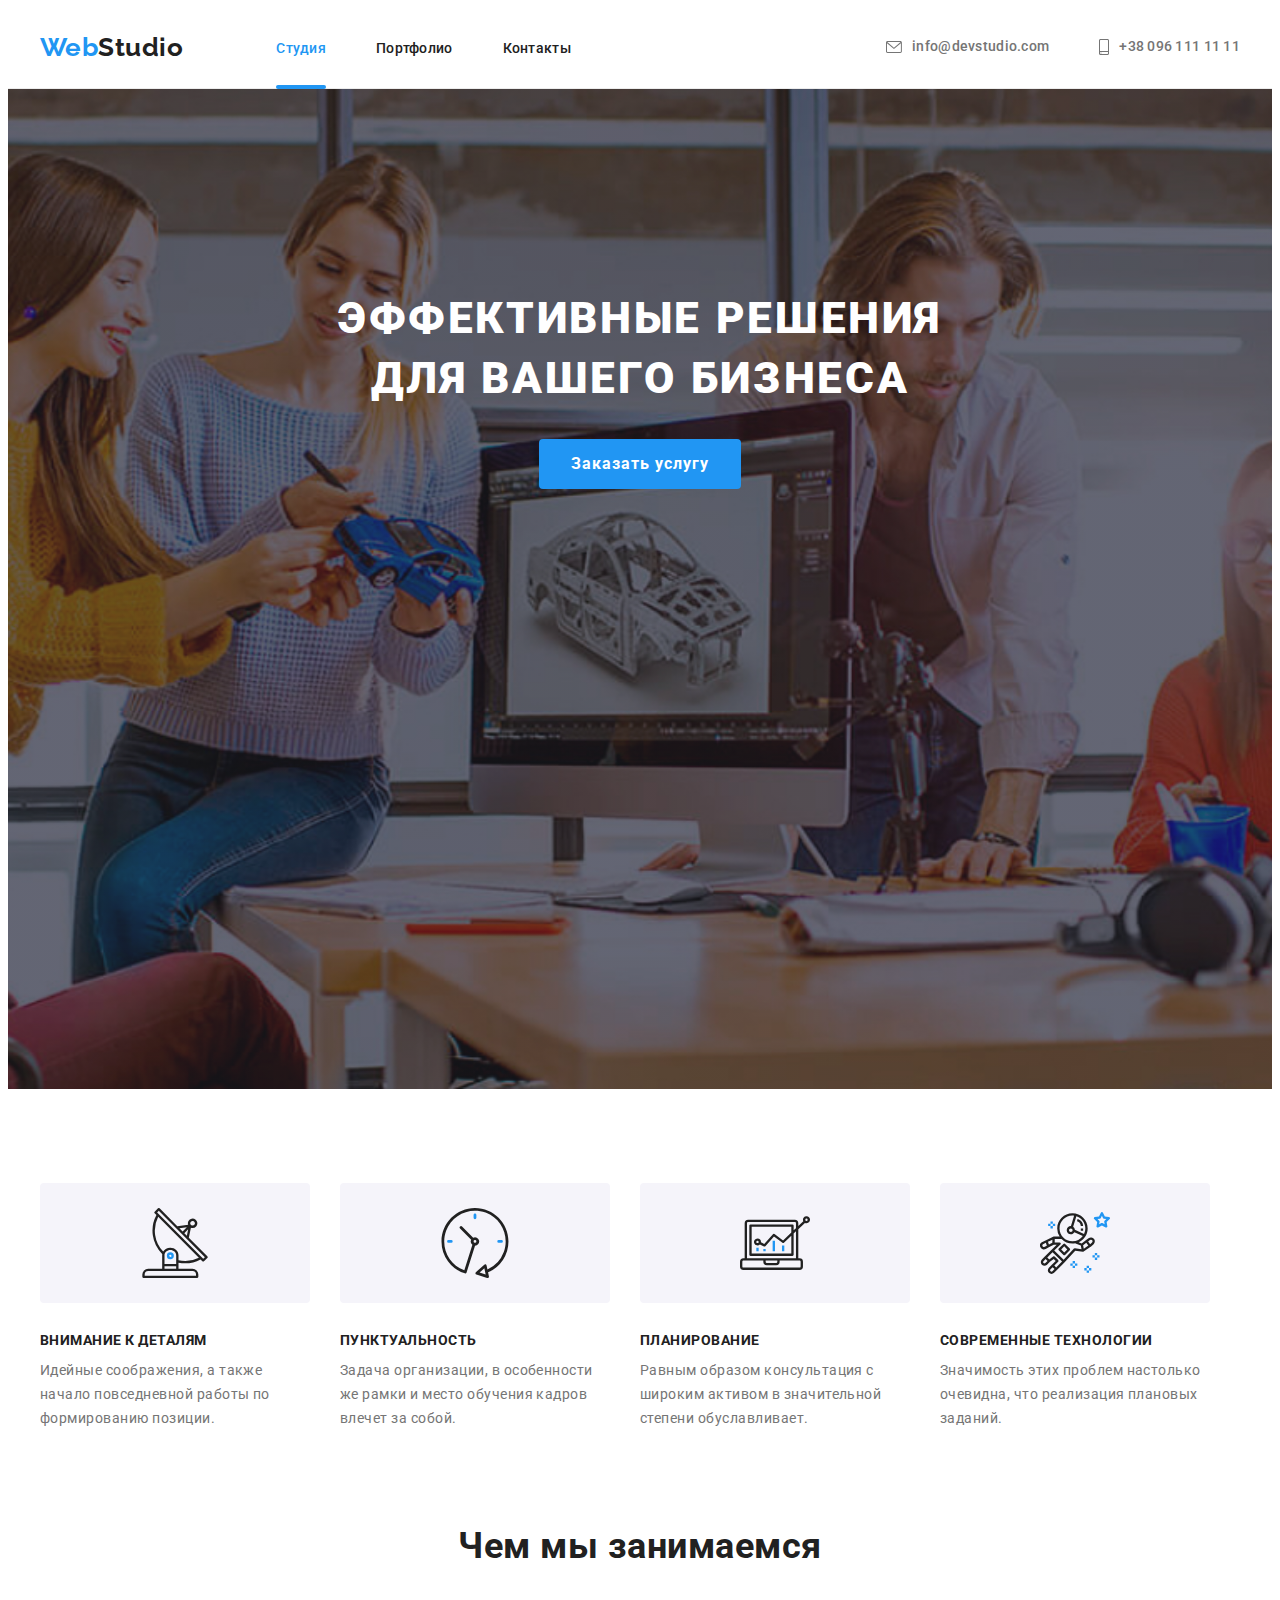
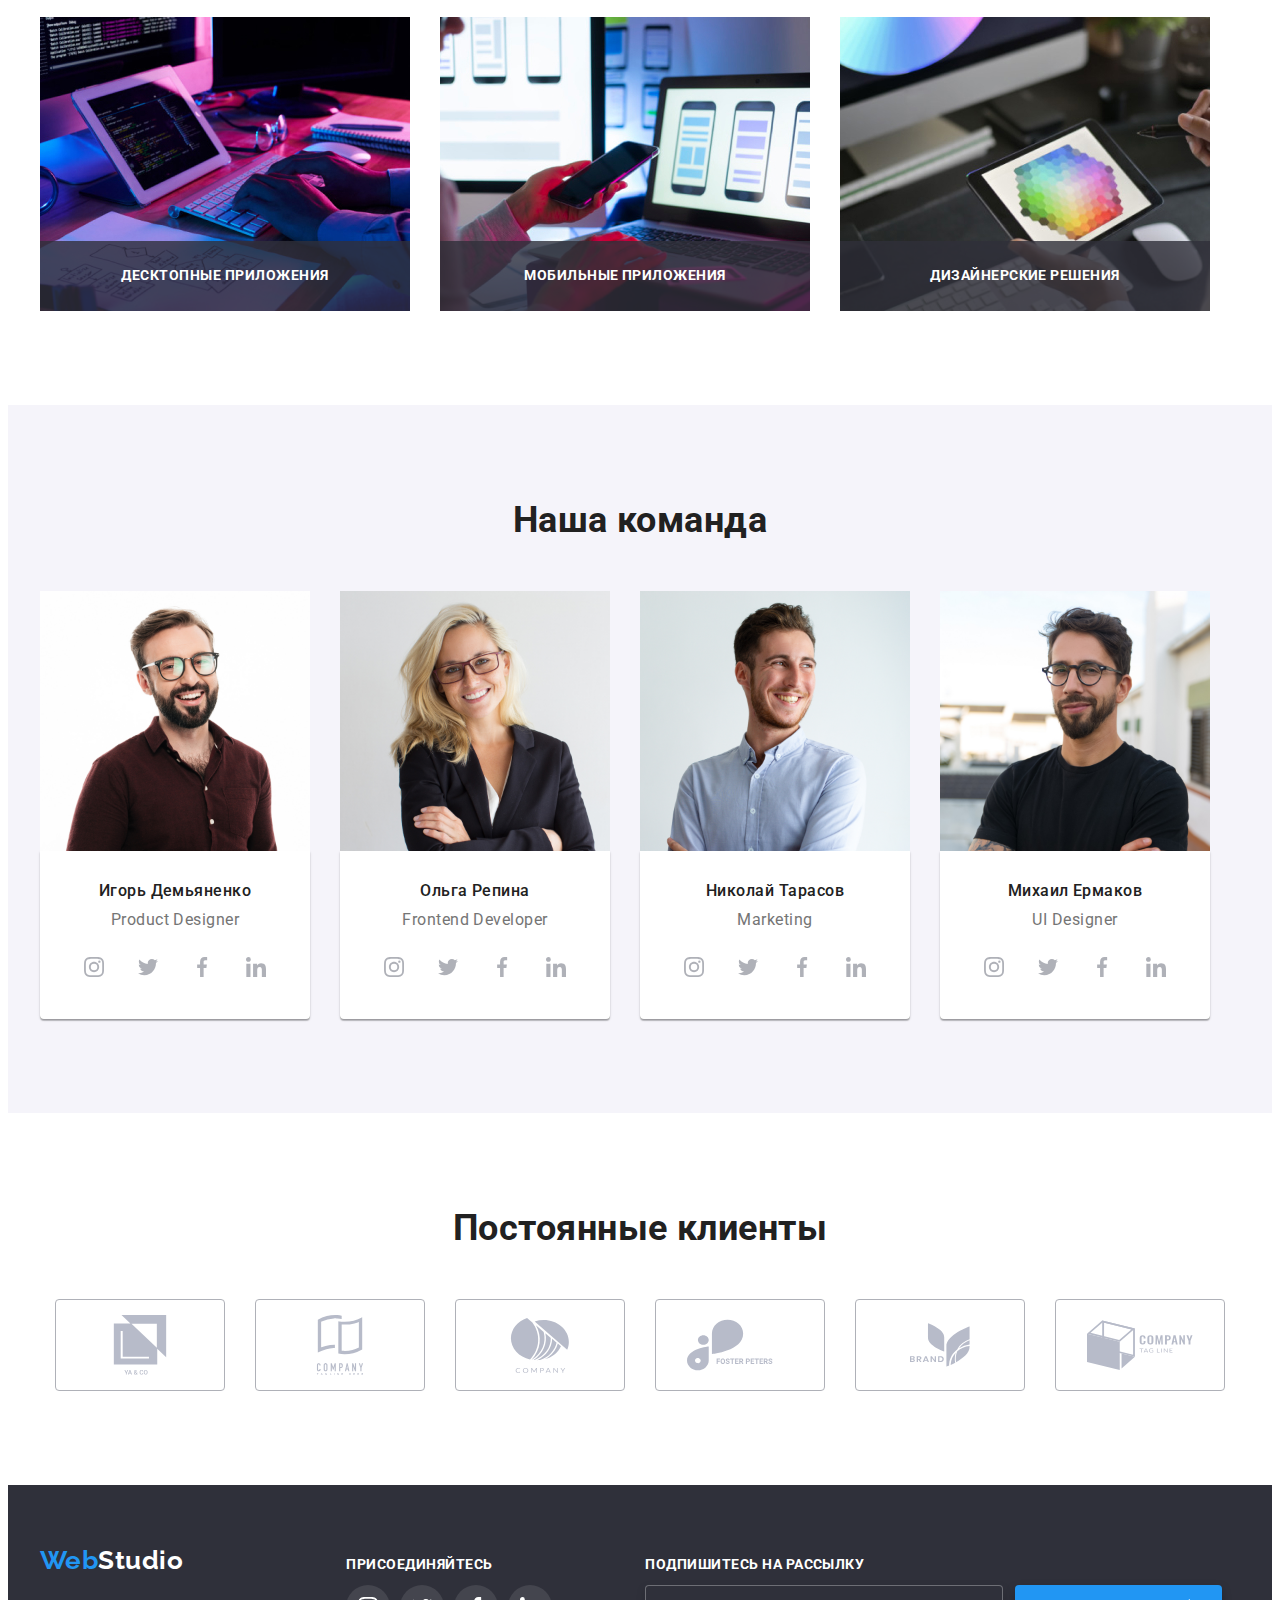
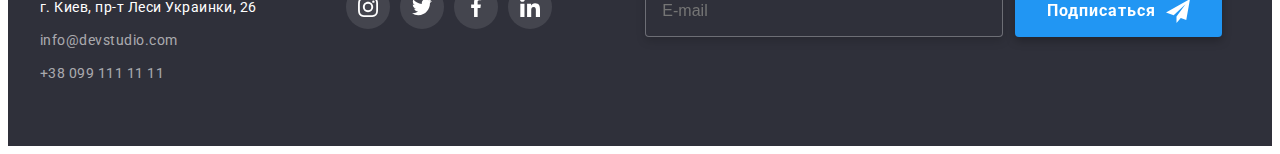
<file: index.html>
<!DOCTYPE html>
<html lang="ru">

<head>
    <meta charset="UTF-8">
    <meta http-equiv="X-UA-Compatible" content="IE=edge">
    <meta name="viewport" content="width=device-width, initial-scale=1.0">
    <title>WebStudio</title>
    <link rel="preconnect" href="https://fonts.googleapis.com">
    <link rel="preconnect" href="https://fonts.gstatic.com" crossorigin>
    <link
        href="https://fonts.googleapis.com/css2?family=Raleway:wght@700&family=Roboto:wght@400;500;700;900&display=swap"
        rel="stylesheet">
    <link rel="stylesheet" href="https://cdnjs.cloudflare.com/ajax/libs/modern-normalize/1.1.0/modern-normalize.min.css"
        integrity="sha512-wpPYUAdjBVSE4KJnH1VR1HeZfpl1ub8YT/NKx4PuQ5NmX2tKuGu6U/JRp5y+Y8XG2tV+wKQpNHVUX03MfMFn9Q=="
        crossorigin="anonymous" referrerpolicy="no-referrer" />
    <link rel="stylesheet" href="./css/main.min.css">
</head>

<body>
    <!-- Шапка сайта -->
    <header class="header">
        <div class="container header__container">
            <nav class="site-nav">
                <a href="./index.html" class="logo">Web<span class="logo__color">Studio</span></a>
                <ul class="site-nav__list">
                    <li class="site-nav__item"> <a href="./index.html" class="site-nav__link current">Студия</a></li>
                    <li class="site-nav__item"><a href="./portfolio.html" class="site-nav__link link">Портфолио</a></li>
                    <li class="site-nav__item"><a href="./contacts.html" class="site-nav__link link">Контакты</a></li>
                </ul>
            </nav>
            <div class="header__contacts">
                <ul class="contacts">
                    <li class="contacts__item"><a href="mailto:info@devstudio.com" class="contacts__link link"><svg
                                class="header__icon" width="16" height="12">
                                <use href="./image/icons-logo.svg#icon-envelope-hover-1"></use>
                            </svg>info@devstudio.com</a></li>
                    <li class="contacts__item"><a href="tel:+380961111111" class="contacts__link link"> <svg
                                class="header__icon" width="10" height="16">
                                <use href="./image/icons-logo.svg#icon-smartphone-1"></use>
                            </svg>+38 096 111 11 11</a></li>
                </ul>
            </div>
        </div>
    </header>
    <main>
        <!-- Герой -->
        <section class="hero">
            <div class="container">
                <h1 class="hero__title">ЭФФЕКТИВНЫЕ РЕШЕНИЯ <br> ДЛЯ ВАШЕГО БИЗНЕСА</h1>

                <button class="hero__button primary-button" data-modal-open>Заказать услугу</button>

            </div>

        </section>
        <!-- Преимущества -->
        <section class="benefits">
            <div class="container">
                <h2 class="visually-hidden">НАШИ ПРЕИМУЩЕСТВА</h2>
                <ul class="benefits__list">
                    <li class="benefits__item">
                        <div class="icon__container"> <svg class="benefits__icon" width="70" height="70">
                                <use href="./image/icons.svg#icon-antenna"></use>
                            </svg></div>
                        <h3 class="benefits__title">ВНИМАНИЕ К ДЕТАЛЯМ</h3>
                        <p class="benefits__text">Идейные соображения, а также начало повседневной работы по формированию
                            позиции.</p>
                    </li>
                    <li class="benefits__item">
                        <div class="icon__container"> <svg class="benefits__icon" width="70" height="70">
                                <use href="./image/icons.svg#icon-clock"></use>
                            </svg></div>
                        <h3 class="benefits__title">ПУНКТУАЛЬНОСТЬ</h3>
                        <p class="benefits__text">Задача организации, в особенности же рамки и место обучения кадров
                            влечет за собой.</p>
                    </li>
                    <li class="benefits__item">
                        <div class="icon__container"> <svg class="benefits__icon" width="70" height="70">
                                <use href="./image/icons.svg#icon-diagram"></use>
                            </svg></div>
                        <h3 class="benefits__title">ПЛАНИРОВАНИЕ</h3>
                        <p class="benefits__text">Равным образом консультация с широким активом в значительной степени
                            обуславливает.</p>
                    </li>
                    <li class="benefits__item">
                        <div class="icon__container"> <svg class="benefits__icon" width="70" height="70">
                                <use href="./image/icons.svg#icon-astronaut"></use>
                            </svg></div>
                        <h3 class="benefits__title">СОВРЕМЕННЫЕ ТЕХНОЛОГИИ</h3>
                        <p class="benefits__text">Значимость этих проблем настолько очевидна, что реализация плановых
                            заданий.</p>
                    </li>
                </ul>
            </div>
        </section>

        <!-- Чем мы занимаемся -->
        <section class="work">
            <div class="container">
                <h2 class="work__title">Чем мы занимаемся</h2>
                <ul class="work__list">
                    <li class="work__item">
                        <div class="work__wrap">
                            <img src="./image/box1.jpg" alt="Верстка сайта" width="370" height="294">
                            <p class="work__text">ДЕСКТОПНЫЕ ПРИЛОЖЕНИЯ</p>
                        </div>
                    </li>
                    <li class="work__item">
                        <div class="work__wrap">
                            <img src="./image/box2.jpg" alt="Адаптивность устройств" width="370" height="294">
                            <p class="work__text">МОБИЛЬНЫЕ ПРИЛОЖЕНИЯ</p>
                        </div>
                    </li>
                    <li class="work__item">
                        <div class="work__wrap">
                            <img src="./image/box3.jpg" alt="Выбор цвета" width="370" height="294">
                            <p class="work__text">ДИЗАЙНЕРСКИЕ РЕШЕНИЯ</p>
                        </div>
                    </li>
                </ul>
            </div>
        </section>
        <!-- Наша команда -->
        <section class="team">
            <div class="container">
                <h2 class="team__title">Наша команда</h2>
                <ul class="team__list">
                    <li class="team__item">
                        <img src="./image/ИгорьДемьяненко.jpg" alt="Фото Сотрудника" width="270" Height="260"
                            class="team__foto">
                        <div class="team__container">
                            <h3 class="team__name">Игорь Демьяненко</h3>
                            <p lang="eng" class="team__proffesion">Product Designer</p>

                            <ul class="social list">
                                <li class="social__item">
                                    <a href="" class="social__link">
                                        <svg class="social__icon" width="20" height="20">
                                            <use href="./image/icons.svg#icon-instagram"></use>
                                        </svg>
                                    </a>
                                </li>
                                <li class="social__item">
                                    <a href="" class="social__link"><svg class="social__icon" width="20"
                                            height="20">
                                            <use href="./image/icons.svg#icon-twitter"></use>
                                        </svg></a>
                                </li>
                                <li class="social__item">
                                    <a href="" class="social__link"><svg class="social__icon" width="20"
                                            height="20">
                                            <use href="./image/icons.svg#icon-facebook"></use>
                                        </svg></a>
                                </li>
                                <li class="social__item">
                                    <a href="" class="social__link"><svg class="social__icon" width="20"
                                            height="20">
                                            <use href="./image/icons.svg#icon-linkedin"></use>
                                        </svg></a>
                                </li>
                            </ul>
                        </div>
                    </li>
                    <li class="team__item">
                        <img src="./image/ОльгаРепина.jpg" alt="Фото Сотрудника" width="270" Height="260"
                            class="team__foto">
                        <div class="team__container">
                            <h3 class="team__name">Ольга Репина</h3>
                            <p lang="eng" class="team__proffesion">Frontend Developer</p>
                            <ul class="social list">
                                <li class="social__item">
                                    <a href="" class="social__link">
                                        <svg class="social__icon" width="20" height="20">
                                            <use href="./image/icons.svg#icon-instagram"></use>
                                        </svg>
                                    </a>
                                </li>
                                <li class="social__item">
                                    <a href="" class="social__link"><svg class="social__icon" width="20"
                                            height="20">
                                            <use href="./image/icons.svg#icon-twitter"></use>
                                        </svg></a>
                                </li>
                                <li class="social__item">
                                    <a href="" class="social__link"><svg class="social__icon" width="20"
                                            height="20">
                                            <use href="./image/icons.svg#icon-facebook"></use>
                                        </svg></a>
                                </li>
                                <li class="social__item">
                                    <a href="" class="social__link"><svg class="social__icon" width="20"
                                            height="20">
                                            <use href="./image/icons.svg#icon-linkedin"></use>
                                        </svg></a>
                                </li>
                            </ul>
                        </div>
                    </li>
                    <li class="team__item">
                        <img src="./image/НиколайТарасов.jpg" alt="Фото Сотрудника" width="270" Height="260"
                            class="team__foto">
                        <div class="team__container">
                            <h3 class="team__name">Николай Тарасов</h3>
                            <p lang="eng" class="team__proffesion">Marketing</p>
                            <ul class="social list">
                                <li class="social__item">
                                    <a href="" class="social__link">
                                        <svg class="social__icon" width="20" height="20">
                                            <use href="./image/icons.svg#icon-instagram"></use>
                                        </svg>
                                    </a>
                                </li>
                                <li class="social__item">
                                    <a href="" class="social__link"><svg class="social__icon" width="20"
                                            height="20">
                                            <use href="./image/icons.svg#icon-twitter"></use>
                                        </svg></a>
                                </li>
                                <li class="social__item">
                                    <a href="" class="social__link"><svg class="social__icon" width="20"
                                            height="20">
                                            <use href="./image/icons.svg#icon-facebook"></use>
                                        </svg></a>
                                </li>
                                <li class="social__item">
                                    <a href="" class="social__link"><svg class="social__icon" width="20"
                                            height="20">
                                            <use href="./image/icons.svg#icon-linkedin"></use>
                                        </svg></a>
                                </li>
                            </ul>
                        </div>
                    </li>
                    <li class="team__item">
                        <img src="./image/МихаилЕрмаков.jpg" alt="Фото Сотрудника" width="270" Height="260"
                            class="team__foto">
                        <div class="team__container">
                            <h3 class="team__name">Михаил Ермаков</h3>
                            <p lang="eng" class="team__proffesion">UI Designer</p>
                            <ul class="social list">
                                <li class="social__item">
                                    <a href="" class="social__link">
                                        <svg class="social__icon" width="20" height="20">
                                            <use href="./image/icons.svg#icon-instagram"></use>
                                        </svg>
                                    </a>
                                </li>
                                <li class="social__item">
                                    <a href="" class="social__link"><svg class="social__icon" width="20"
                                            height="20">
                                            <use href="./image/icons.svg#icon-twitter"></use>
                                        </svg></a>
                                </li>
                                <li class="social__item">
                                    <a href="" class="social__link"><svg class="social__icon" width="20"
                                            height="20">
                                            <use href="./image/icons.svg#icon-facebook"></use>
                                        </svg></a>
                                </li>
                                <li class="social__item">
                                    <a href="" class="social__link"><svg class="social__icon" width="20"
                                            height="20">
                                            <use href="./image/icons.svg#icon-linkedin"></use>
                                        </svg></a>
                                </li>
                            </ul>
                        </div>
                    </li>

                </ul>
            </div>

        </section>
        <!-- Наши клиенты -->
        <section class="clients">
            <div class="container">
                <h2 class="clients__title">Постоянные клиенты</h2>
                <ul class="clients__list">
                    <li class="clients__item">
                        <a href="" class="clients__link"><svg class="clients__icon" width="106" height="60">
                                <use href="./image/icons.svg#icon-group"></use>
                            </svg></a>
                    </li>
                    <li class="clients__item">
                        <a href="" class="clients__link"><svg class="clients__icon" width="106" height="60">
                                <use href="./image/icons.svg#icon-group-1"></use>
                            </svg></a>
                    </li>
                    <li class="clients__item">
                        <a href="" class="clients__link"><svg class="clients__icon" width="106" height="60">
                                <use href="./image/icons.svg#icon-group-2"></use>
                            </svg></a>
                    </li>
                    <li class="clients__item">
                        <a href="" class="clients__link"><svg class="clients__icon" width="106" height="60">
                                <use href="./image/icons-logo.svg#icon-group-3"></use>
                            </svg></a>
                    </li>
                    <li class="clients__item">
                        <a href="" class="clients__link"><svg class="clients__icon" width="106" height="60">
                                <use href="./image/icons.svg#icon-group-4"></use>
                            </svg></a>
                    </li>
                    <li class="clients__item">
                        <a href="" class="clients__link"><svg class="clients__icon" width="106" height="60">
                                <use href="./image/icons-logo.svg#icon-group-5"></use>
                            </svg></a>
                    </li>
                </ul>
            </div>

        </section>

    </main>
    <!-- Футер -->
    <footer class="footer">
        <div class="container footer__container">

            <div>
                <address class="footer__adress">
                    <ul class="footer__list">
                        <li class="logo__item"><a href="./index.html" class="logo">Web<span
                                    class="logo__footer">Studio</span></a></li>
                        <li class="footer__item">
                            <p class="adress"> г. Киев, пр-т Леси Украинки, 26 </p>
                        </li>
                        <li class="footer__item"><a href="mailto:info@devstudio.com"
                                class="footer__link link">info@devstudio.com</a></li>
                        <li class="footer__item"><a href="tel:+380961111111" class="footer__link link">+38 099 111 11
                                11</a></li>

                    </ul>
                </address>
            </div>
            <div class="join__container">
                <h3 class="join__title">ПРИСОЕДИНЯЙТЕСЬ</h3>
                <ul class="join__list">

                    <li class="join__item">
                        <a href="" class="join__link">
                            <svg class="join__icon" width="20" height="20">
                                <use href="./image/icons.svg#icon-instagram"></use>
                            </svg>
                        </a>
                    </li>
                    <li class="join__item">
                        <a href="" class="join__link">
                            <svg class="join__icon" width="20" height="20">
                                <use href="./image/icons.svg#icon-twitter"></use>
                            </svg>
                        </a>
                    </li>
                    <li class="join__item">
                        <a href="" class="join__link">
                            <svg class="join__icon" width="20" height="20">
                                <use href="./image/icons.svg#icon-facebook"></use>
                            </svg>
                        </a>
                    </li>
                    <li class="join__item">
                        <a href="" class="join__link">
                            <svg class="join__icon" width="20" height="20">
                                <use href="./image/icons.svg#icon-linkedin"></use>
                            </svg>
                        </a>
                    </li>
                </ul>
            </div>

            <div class="subscribe__container">
                <p class="subscribe__title">ПОДПИШИТЕСЬ НА РАССЫЛКУ</p>

                <form class="subscribe__mailing">
                    <input type="email" class="subscribe__input" name="mail" id="mail" placeholder="E-mail" required />


                    <button type="submit" class="subscribe__button primary-button">Подписаться
                        <svg class="send__icon" width="24" height="24">
                            <use href="./image/icons-logo.svg#icon-send"></use>
                        </svg>
                    </button>
                </form>
            </div>
    </footer>

    
    <div class="backdrop is-hidden" data-modal>
        <div class="modal">
            <button type="button" class="modal__close" data-modal-close>
                <svg class="close-icon" width="18" height="18">
                    <use href="./image/icons-logo.svg#icon-close"></use>
                </svg>
            </button>

            <p class="modal__title">Оставьте свои данные, мы вам перезвоним</p>
            <form action="#" class="modal__form">
                <form action="#" class="modal__form">

                    <div class="form__field">
                        <label for="user-name" class="form__text">Имя</label>
                        <div class="form__wrap">
                            <input type="name" minlength="2" name="user-name" class="form__input" placeholder=" "
                                required="required" id="user-name" />
                            <svg class="form__icon" width="18" height="18">
                                <use href="./image/icons-logo.svg#icon-person-black"></use>
                            </svg>
                        </div>
                    </div>

                    <div class="form__field">
                        <label for="user-tel" class="form__text">
                            Телефон</label>
                        <div class="form__wrap">
                            <input type="tel" name="user-tel" id="user-tel" class="form__input" required
                                placeholder=" " />
                            <svg class="form__icon" width="18" height="18">
                                <use href="./image/icons-logo.svg#icon-phone-black"></use>
                            </svg>
                        </div>
                    </div>

                    <div class="form__field">
                        <label for="user-email" class="form__text">
                            Почта</label>
                        <div class="form__wrap">
                            <input type="mail" name="user-email" class="form__input" required placeholder=""
                                id="user-email" />
                            <svg class="form__icon" width="18" height="18">
                                <use href="./image/icons-logo.svg#icon-email-black"></use>
                            </svg>
                        </div>
                    </div>

                    <div class="form__field form__comment">
                        <label for="user-text" class="comment__input">
                            Комментарий</label>
                        <textarea name="user-text" id="user-text" class="comment__text" required
                            placeholder="Введите текст" maxlength="10"></textarea>
                    </div>

                    <div class="form__field form__policy">
                        <input type="checkbox" name="policy" id="modal-check" class="policy__check visually-hidden" />
                        <label for="modal-check" class="policy__label">
                            <span class="policy__border"><svg class="policy__icon" width="18" height="18">
                                    <use href="./image/icons-logo.svg#icon-check"></use>
                                </svg>
                            </span>
                            <div class="policy__field">
                                <span class="policy__text"> Соглашаюсь с рассылкой и принимаю <a href="#"
                                        class="policy__link link">Условия договора</a></span>
                            </div>
                        </label>
                    </div>

                    <button type="submit" class="modal__button primary-button">
                        Отправить
                    </button>

                </form>
        </div>
    </div>
    <script src="./js/modal.js"></script>
</body>

</html>
</file>
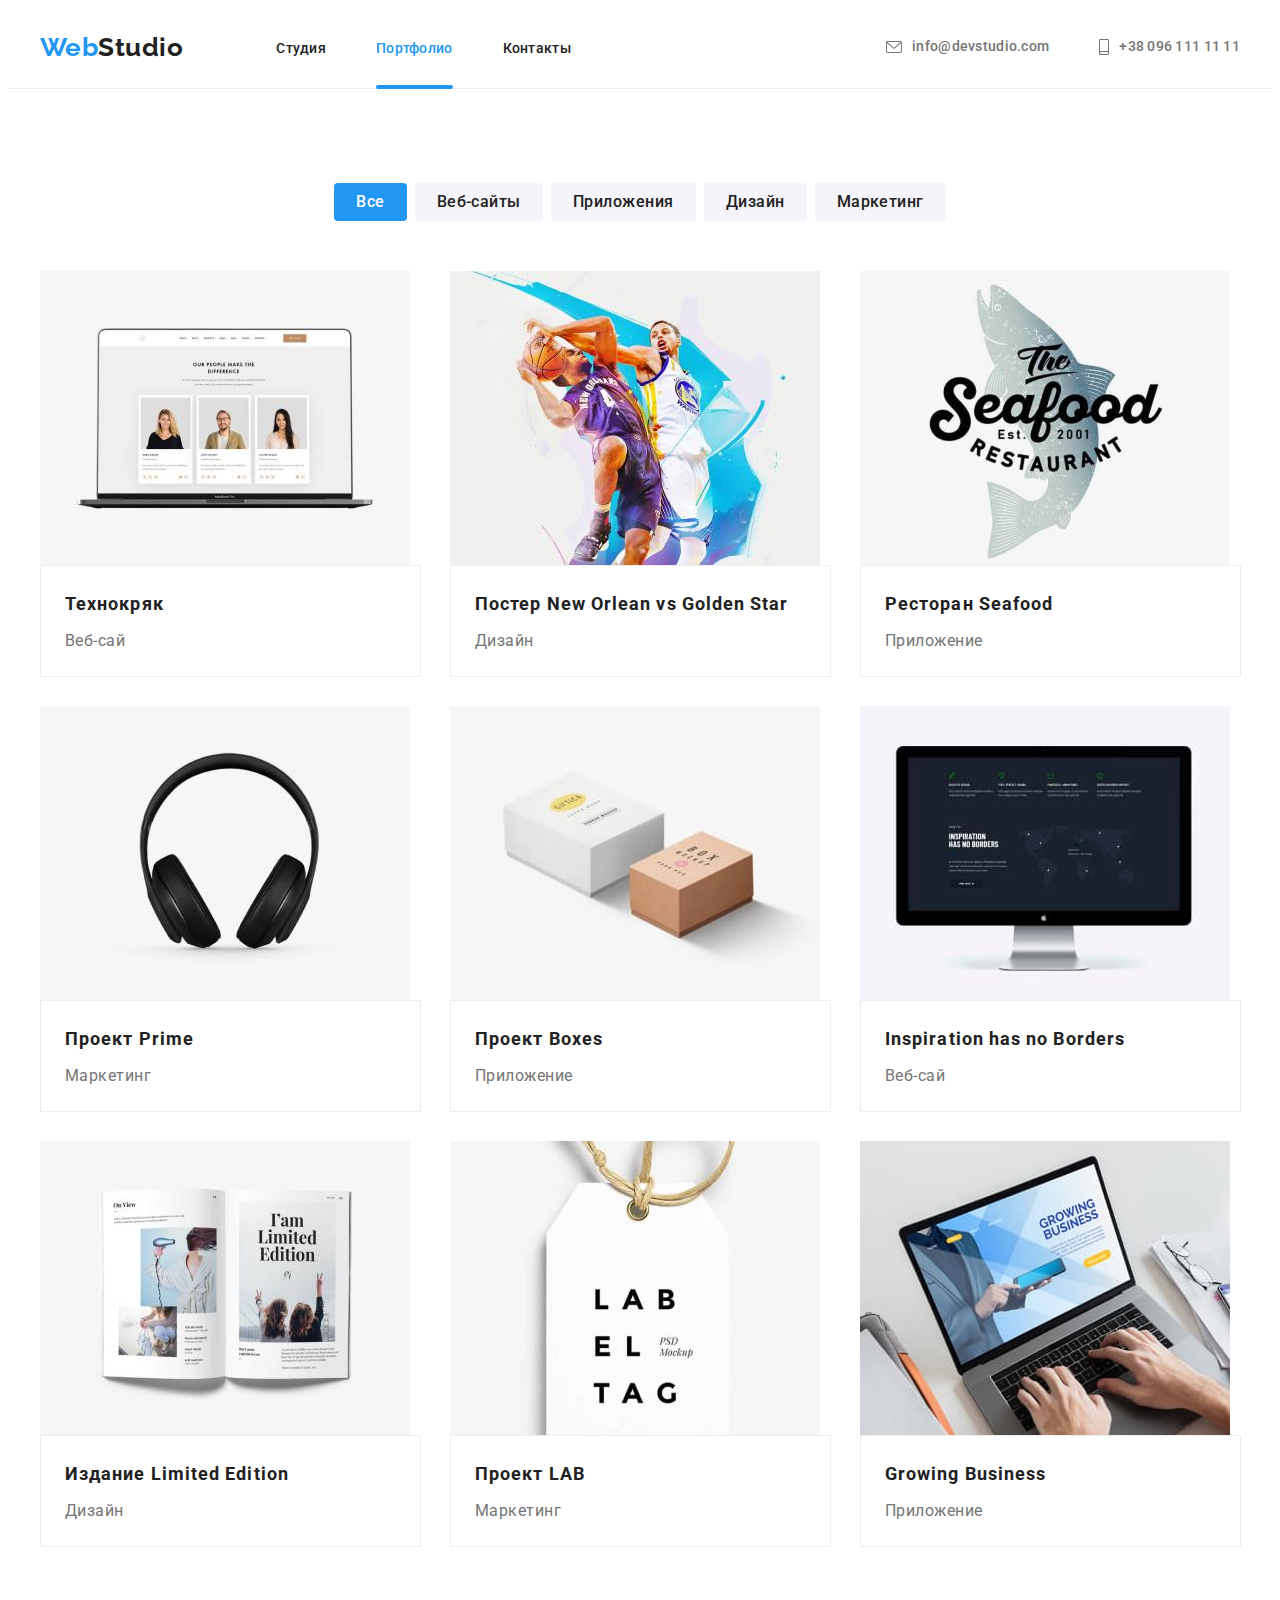
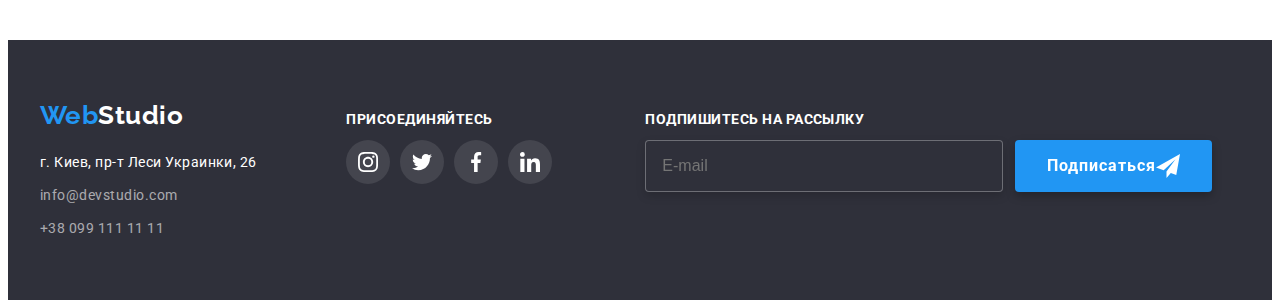
<file: portfolio.html>
<!DOCTYPE html>
<html lang="ru">

<head>
    <meta charset="UTF-8">
    <meta http-equiv="X-UA-Compatible" content="IE=edge">
    <meta name="viewport" content="width=device-width, initial-scale=1.0">
    <title>Portfolio</title>
    <link rel="preconnect" href="https://fonts.googleapis.com">
    <link rel="preconnect" href="https://fonts.gstatic.com" crossorigin>
    <link
        href="https://fonts.googleapis.com/css2?family=Raleway:wght@700&family=Roboto:wght@400;500;700;900&display=swap"
        rel="stylesheet">
    <link rel="stylesheet" href="https://cdnjs.cloudflare.com/ajax/libs/modern-normalize/1.1.0/modern-normalize.min.css"
        integrity="sha512-wpPYUAdjBVSE4KJnH1VR1HeZfpl1ub8YT/NKx4PuQ5NmX2tKuGu6U/JRp5y+Y8XG2tV+wKQpNHVUX03MfMFn9Q=="
        crossorigin="anonymous" referrerpolicy="no-referrer" />
    <link rel="stylesheet" href="./css/main.min.css">
</head>

<body>
    <!-- Шапка сайта -->
    <header class="header">
        <div class="container header__container">
            <nav class="site-nav">
                <a href="./index.html" class="logo">Web<span class="logo__color">Studio</span></a>
                <ul class="site-nav__list">
                    <li class="site-nav__item"> <a href="./index.html" class="site-nav__link link">Студия</a></li>
                    <li class="site-nav__item"><a href="./portfolio.html" class="site-nav__link current">Портфолио</a></li>
                    <li class="site-nav__item"><a href="./contacts.html" class="site-nav__link link">Контакты</a></li>
                </ul>
            </nav>
            <div class="header__contacts">
                <ul class="contacts">
                    <li class="contacts__item"><a href="mailto:info@devstudio.com" class="contacts__link link"><svg
                                class="header__icon" width="16" height="12">
                                <use href="./image/icons-logo.svg#icon-envelope-hover-1"></use>
                            </svg>info@devstudio.com</a></li>
                    <li class="contacts__item"><a href="tel:+380961111111" class="contacts__link link"> <svg
                                class="header__icon" width="10" height="16">
                                <use href="./image/icons-logo.svg#icon-smartphone-1"></use>
                            </svg>+38 096 111 11 11</a></li>
                </ul>
            </div>
        </div>
    </header>


    <main>
        <!-- Портфолио -->
        <section class="portfolio">
            <div class="container">

                <ul class="buttons__list list">
                    <li class="buttons__item"> <button type="button" class="portfolio__buttons buttons__current"> Все </button> </li>
                    <li class="buttons__item"><button type="button" class="portfolio__buttons">Веб-сайты </button></li>
                    <li class="buttons__item"><button type="button" class="portfolio__buttons"> Приложения</button></li>
                    <li class="buttons__item"><button type="button" class="portfolio__buttons"> Дизайн</button></li>
                    <li class="buttons__item"><button type="button" class="portfolio__buttons">Маркетинг </button></li>
                </ul>


                <ul class="project list">
                    <h1 class="visually-hidden">Наши работы</h1>
                    <li class="project__item">
                        <div class="project__wrap">
                            <img src="./image/portfolio-img1.jpg" alt="фото проекта" width="370" Height="294"
                                class="project__foto">
                            <p class="project__text">Технокряк это современная площадка распространения
                                коронавируса. Компании используют эту
                                платформу для цифрового
                                шпионажа и атак на защищённые сервера конкурентов.</p>
                        </div>
                        <div class="project__container">
                            <h2 class="project__title">Технокряк</h2>
                            <p class="project__label">Веб-сай</p>
                        </div>
                    </li>
                    <li class="project__item">
                        <div class="project__wrap">
                            <img src="./image/portfolio-img2.jpg" alt="фото проекта" width="370" Height="294"
                                class="project__foto">
                            <p class="project__text">Технокряк это современная площадка распространения
                                коронавируса. Компании используют
                                эту
                                платформу для цифрового
                                шпионажа и атак на защищённые сервера конкурентов.</p>
                        </div>


                        <div class="project__container">
                            <h2 class="project__title">Постер New Orlean vs Golden Star</h2>
                            <p class="project__label">Дизайн</p>
                        </div>
                    </li>

                    <li class="project__item">
                        <div class="project__wrap">
                            <img src="./image/portfolio-img3.jpg" alt="фото проекта" width="370" Height="294"
                                class="project__foto">
                            <p class="project__text">Технокряк это современная площадка распространения
                                коронавируса. Компании используют
                                эту
                                платформу для цифрового
                                шпионажа и атак на защищённые сервера конкурентов.</p>
                        </div>
                        <div class="project__container">
                            <h2 class="project__title">Ресторан Seafood</h2>
                            <p class="project__label">Приложение</p>
                        </div>
                    </li>

                    <li class="project__item">
                        <div class="project__wrap">
                            <img src="./image/portfolio-img4.jpg" alt="фото проекта" width="370" Height="294"
                                class="project__foto">
                            <p class="project__text">Технокряк это современная площадка распространения
                                коронавируса. Компании используют
                                эту
                                платформу для цифрового
                                шпионажа и атак на защищённые сервера конкурентов.</p>
                        </div>
                        <div class="project__container">
                            <h2 class="project__title">Проект Prime</h2>
                            <p class="project__label">Маркетинг</p>
                        </div>
                    </li>

                    <li class="project__item">
                        <div class="project__wrap">
                            <img src="./image/portfolio-img5.jpg" alt="фото проекта" width="370" Height="294"
                                class="project__foto">
                            <p class="project__text">Технокряк это современная площадка распространения
                                коронавируса. Компании используют
                                эту
                                платформу для цифрового
                                шпионажа и атак на защищённые сервера конкурентов.</p>
                        </div>
                        <div class="project__container">
                            <h2 class="project__title">Проект Boxes</h2>
                            <p class="project__label">Приложение</p>
                        </div>
                    </li>

                    <li class="project__item">
                        <div class="project__wrap">
                            <img src="./image/portfolio-img6.jpg" alt="фото проекта" width="370" Height="294"
                                class="project__foto">
                            <p class="project__text">Технокряк это современная площадка распространения
                                коронавируса. Компании используют
                                эту
                                платформу для цифрового
                                шпионажа и атак на защищённые сервера конкурентов.</p>
                        </div>
                        <div class="project__container">
                            <h2 class="project__title">Inspiration has no Borders</h2>
                            <p class="project__label">Веб-сай</p>
                        </div>
                    </li>

                    <li class="project__item">
                        <div class="project__wrap">
                            <img src="./image/portfolio-img7.jpg" alt="фото проекта" width="370" Height="294"
                                class="project__foto">
                            <p class="project__text">Технокряк это современная площадка распространения
                                коронавируса. Компании используют
                                эту
                                платформу для цифрового
                                шпионажа и атак на защищённые сервера конкурентов.</p>
                        </div>
                        <div class="project__container">
                            <h2 class="project__title">Издание Limited Edition</h2>
                            <p class="project__label">Дизайн</p>
                        </div>
                    </li>

                    <li class="project__item">
                        <div class="project__wrap">
                            <img src="./image/portfolio-img8.jpg" alt="фото проекта" width="370" Height="294"
                                class="project__foto">
                            <p class="project__text">Технокряк это современная площадка распространения
                                коронавируса. Компании используют
                                эту
                                платформу для цифрового
                                шпионажа и атак на защищённые сервера конкурентов.</p>
                        </div>
                        <div class="project__container">
                            <h2 class="project__title">Проект LAB</h2>
                            <p class="project__label">Маркетинг</p>
                        </div>
                    </li>

                    <li class="project__item">
                        <div class="project__wrap">
                            <img src="./image/portfolio-img9.jpg" alt="фото проекта" width="370" Height="294"
                                class="project__foto">
                            <p class="project__text">Технокряк это современная площадка распространения
                                коронавируса. Компании используют
                                эту
                                платформу для цифрового
                                шпионажа и атак на защищённые сервера конкурентов.</p>
                        </div>
                        <div class="project__container">
                            <h2 class="project__title">Growing Business</h2>
                            <p class="project__label">Приложение</p>
                        </div>
                    </li>
                </ul>
            </div>
        </section>
    </main>

    <!-- Футер -->
    <footer class="footer">
        <div class="container footer__container">
    
            <div>
                <address class="footer__adress">
                    <ul class="footer__list">
                        <li class="logo__item"><a href="./index.html" class="logo">Web<span
                                    class="logo__footer">Studio</span></a></li>
                        <li class="footer__item">
                            <p class="adress"> г. Киев, пр-т Леси Украинки, 26 </p>
                        </li>
                        <li class="footer__item"><a href="mailto:info@devstudio.com"
                                class="footer__link link">info@devstudio.com</a></li>
                        <li class="footer__item"><a href="tel:+380961111111" class="footer__link link">+38 099 111 11
                                11</a></li>
    
                    </ul>
                </address>
            </div>
            <div class="join__container">
                <h3 class="join__title">ПРИСОЕДИНЯЙТЕСЬ</h3>
                <ul class="join__list">
    
                    <li class="join__item">
                        <a href="" class="join__link">
                            <svg class="join__icon" width="20" height="20">
                                <use href="./image/icons.svg#icon-instagram"></use>
                            </svg>
                        </a>
                    </li>
                    <li class="join__item">
                        <a href="" class="join__link">
                            <svg class="join__icon" width="20" height="20">
                                <use href="./image/icons.svg#icon-twitter"></use>
                            </svg>
                        </a>
                    </li>
                    <li class="join__item">
                        <a href="" class="join__link">
                            <svg class="join__icon" width="20" height="20">
                                <use href="./image/icons.svg#icon-facebook"></use>
                            </svg>
                        </a>
                    </li>
                    <li class="join__item">
                        <a href="" class="join__link">
                            <svg class="join__icon" width="20" height="20">
                                <use href="./image/icons.svg#icon-linkedin"></use>
                            </svg>
                        </a>
                    </li>
                </ul>
            </div>
    
            <div class="subscribe__container">
                <p class="subscribe__title">ПОДПИШИТЕСЬ НА РАССЫЛКУ</p>
    
                <form class="subscribe__mailing">
                    <input type="email" class="subscribe__input" name="mail" id="mail" placeholder="E-mail" required />
    
    
                    <button type="submit" class="subscribe__button primary-button">Подписаться
                        <svg class="send-icon" width="24" height="24">
                            <use href="./image/icons-logo.svg#icon-send"></use>
                        </svg>
                    </button>
                </form>
            </div>
    </footer>


</body>

</html>
</file>
<file: css/main.min.css>
p,h1,h2,h3,h4,h5,h6{margin:0}ul{margin:0;padding:0;list-style:none}img{display:block}body{background-color:#fff;color:#757575;font-family:Roboto,sans-serif;letter-spacing:.03em}.container{width:1200px;padding-left:15px;padding-right:15px;margin:0 auto}.link{text-decoration:none;color:#757575}.visually-hidden{position:absolute;width:1px;height:1px;margin:-1px;padding:0;overflow:hidden;border:0;clip:rect(0 0 0 0)}.primary-button{font-family:Roboto,sans-serif;font-weight:700;background-color:#2196f3;color:#fff;font-size:16px;line-height:1.88;letter-spacing:.06em;text-align:center;border:#2196f3;border-radius:4px;border:1px transparent;padding:10px 32px}.logo{color:#2196f3;text-decoration:none;font-family:Raleway,sans-serif;font-weight:700;font-size:26px;line-height:1.19;margin-right:93px}.logo__color{color:#212121}.logo__footer{color:#fff}.logo__item{margin-bottom:20px}.header{padding-top:24px;padding-bottom:25px;border-bottom:1px solid #ececec}.site-nav__link{font-family:Roboto,sans-serif;font-weight:500;font-size:14px;line-height:1.14;letter-spacing:.02em;color:#212121;-webkit-transition:color 250ms cubic-bezier(0.4, 0, 0.2, 1);transition:color 250ms cubic-bezier(0.4, 0, 0.2, 1);position:relative}.site-nav__link:hover,.site-nav__link:focus{color:#2196f3}.current{color:#2196f3;text-decoration:none}.current::after{content:'';width:100%;height:4px;background-color:#2196f3;border-radius:2px;position:absolute;left:0;bottom:-33px}.contacts__link{font-family:Roboto,sans-serif;font-weight:500;font-size:14px;line-height:1.14;letter-spacing:.02em;display:-webkit-box;display:-ms-flexbox;display:flex;-webkit-box-align:center;-ms-flex-align:center;align-items:center;-webkit-box-pack:center;-ms-flex-pack:center;justify-content:center;-webkit-transition:color 250ms cubic-bezier(0.4, 0, 0.2, 1);transition:color 250ms cubic-bezier(0.4, 0, 0.2, 1)}.contacts__link:hover,.contacts__link:focus{color:#2196f3}.contacts__link:hover .header__icon,.contacts__link:focus .header__icon{fill:#2196f3}.header__icon{fill:#757575;margin-right:10px;-webkit-transition:fill 250ms cubic-bezier(0.4, 0, 0.2, 1);transition:fill 250ms cubic-bezier(0.4, 0, 0.2, 1)}.header__container{display:-webkit-box;display:-ms-flexbox;display:flex;-webkit-box-align:center;-ms-flex-align:center;align-items:center;-webkit-box-pack:center;-ms-flex-pack:center;justify-content:center}.site-nav{display:-webkit-box;display:-ms-flexbox;display:flex;-webkit-box-align:center;-ms-flex-align:center;align-items:center}.site-nav__list{display:-webkit-box;display:-ms-flexbox;display:flex}.contacts{display:-webkit-box;display:-ms-flexbox;display:flex}.header__contacts{margin-left:auto}.site-nav__item{margin-right:50px}.site-nav__item:last-child{margin-right:0px}.contacts__item{margin-right:50px}.contacts__item:last-child{margin-right:0px}.hero{padding-top:200px;padding-bottom:200px;text-align:center;background-color:#2f303a;background-image:-webkit-gradient(linear, left top, left bottom, from(rgba(47,48,58,0.4)), to(rgba(47,48,58,0.4))),url(../image/bg-img.jpg);background-image:linear-gradient(rgba(47,48,58,0.4), rgba(47,48,58,0.4)),url(../image/bg-img.jpg);background-repeat:no-repeat;background-position:center;background-size:cover;height:600px;max-width:1600px;margin:0 auto;-webkit-box-flex:1;-ms-flex-positive:1;flex-grow:1;color:#fff}.hero__title{font-family:Roboto,sans-serif;font-weight:900;font-size:44px;line-height:1.36;letter-spacing:.06em;margin-bottom:30px}.benefits{padding-top:94px;padding-bottom:94px}.benefits__title{color:#212121;font-weight:700;font-size:14px;line-height:1.14;margin-bottom:10px}.benefits__text{font-size:14px;line-height:1.71;text-align:left;vertical-align:top}.icon__container{width:270px;height:120px;display:-webkit-box;display:-ms-flexbox;display:flex;-webkit-box-align:center;-ms-flex-align:center;align-items:center;-webkit-box-pack:center;-ms-flex-pack:center;justify-content:center;background-color:#f5f4fa;border-radius:4px;margin-bottom:30px}.benefits__item{width:270px}.benefits__list{display:-webkit-box;display:-ms-flexbox;display:flex}.benefits__item{margin-right:30px}.benefits__item:last-child{margin-right:0px}.work{padding-bottom:94px}.work__title{font-family:Roboto,sans-serif;font-weight:700;font-size:36px;line-height:1.17;text-align:center;vertical-align:top;color:#212121;margin-bottom:50px}.work__list{display:-webkit-box;display:-ms-flexbox;display:flex}.work__item{margin-right:30px}.work__item:last-child{margin-right:0px}.work__wrap{position:relative;display:-webkit-box;display:-ms-flexbox;display:flex;-webkit-box-pack:center;-ms-flex-pack:center;justify-content:center;-webkit-box-align:center;-ms-flex-align:center;align-items:center;width:100%}.work__text{position:absolute;bottom:0;left:0;width:100%;color:#fff;font-size:14px;line-height:1.14;font-weight:700;padding-top:27px;padding-bottom:27px;background-color:rgba(47,48,58,0.8);text-align:center}.team{padding-top:94px;padding-bottom:94px;background-color:#f5f4fa;text-align:center}.team__list{display:-webkit-box;display:-ms-flexbox;display:flex}.team__title{font-family:Roboto,sans-serif;font-weight:700;font-size:36px;line-height:1.17;vertical-align:top;color:#212121;margin-bottom:50px}.team__foto{margin:0;padding:0px}.team__item{background-color:#fff;margin-right:30px}.team__item:last-child{margin-right:0px}.social{display:-webkit-box;display:-ms-flexbox;display:flex;-webkit-box-pack:center;-ms-flex-pack:center;justify-content:center}.social__item{width:44px;height:44px;margin-right:10px}.social__item:last-child{margin-right:0px}.social__link{width:100%;height:100%;border-radius:50%;display:-webkit-box;display:-ms-flexbox;display:flex;-webkit-box-align:center;-ms-flex-align:center;align-items:center;-webkit-box-pack:center;-ms-flex-pack:center;justify-content:center;background-color:#fff;color:#afb1b8;-webkit-transition:color 250ms cubic-bezier(0.4, 0, 0.2, 1),background-color 250ms cubic-bezier(0.4, 0, 0.2, 1);transition:color 250ms cubic-bezier(0.4, 0, 0.2, 1),background-color 250ms cubic-bezier(0.4, 0, 0.2, 1)}.social__link:hover,.social__link:focus{background-color:#2196f3;color:#fff}.social__icon{fill:currentColor}.team__container{padding-bottom:30px;padding-top:30px;-webkit-box-shadow:0px 1px 3px rgba(0,0,0,0.12),0px 1px 1px rgba(0,0,0,0.14),0px 2px 1px rgba(0,0,0,0.2);box-shadow:0px 1px 3px rgba(0,0,0,0.12),0px 1px 1px rgba(0,0,0,0.14),0px 2px 1px rgba(0,0,0,0.2);border-radius:0px 0px 4px 4px}.team__name{font-weight:500;font-size:16px;line-height:1.19;color:#212121;margin-bottom:10px}.team__proffesion{font-size:16px;line-height:1.19;margin-bottom:16px}.clients{padding-top:94px;padding-bottom:94px;text-align:center}.clients__title{font-family:Roboto,sans-serif;font-weight:700;font-size:36px;line-height:1.17;vertical-align:top;color:#212121;margin-bottom:50px}.clients__list{display:-webkit-box;display:-ms-flexbox;display:flex;-webkit-box-pack:center;-ms-flex-pack:center;justify-content:center}.clients__item{width:170px;height:92px;margin-right:30px}.clients__item:last-child{margin-right:0px}.clients__link{width:100%;height:100%;border-radius:50%;display:-webkit-box;display:-ms-flexbox;display:flex;-webkit-box-align:center;-ms-flex-align:center;align-items:center;-webkit-box-pack:center;-ms-flex-pack:center;justify-content:center;background-color:#fff;color:#b7bbc9;border:1px solid #afb1b8;-webkit-box-sizing:border-box;box-sizing:border-box;border-radius:4px;-webkit-transition:color 250ms cubic-bezier(0.4, 0, 0.2, 1),background-color 250ms cubic-bezier(0.4, 0, 0.2, 1);transition:color 250ms cubic-bezier(0.4, 0, 0.2, 1),background-color 250ms cubic-bezier(0.4, 0, 0.2, 1)}.clients__link:hover,.clients__link:focus{color:#2196f3;border:1px solid #2196f3}.clients__icon{fill:currentColor}.footer{padding-top:60px;padding-bottom:60px;background-color:#2f303a}.footer__adress{list-style:none;font-style:normal}.footer__container{display:-webkit-box;display:-ms-flexbox;display:flex;-webkit-box-align:baseline;-ms-flex-align:baseline;align-items:baseline}.join__container{margin-left:70px}.adress{color:#fff;font-size:14px;line-height:1.71;margin-bottom:9px}.footer__item{margin-bottom:9px}.footer__item:last-child{margin-bottom:0px}.footer__link{font-size:14px;line-height:1.71;color:rgba(255,255,255,0.6);-webkit-transition:color 250ms cubic-bezier(0.4, 0, 0.2, 1);transition:color 250ms cubic-bezier(0.4, 0, 0.2, 1)}.footer__link:hover,.footer__link:focus{color:#2196f3}.join__list{display:-webkit-box;display:-ms-flexbox;display:flex;-webkit-box-pack:center;-ms-flex-pack:center;justify-content:center}.join__title{font-weight:700;font-size:14px;line-height:1.14px;color:#fff;margin-bottom:20px}.join__item{width:44px;height:44px;margin-right:10px}.join__item:last-child{margin-right:0px}.join__link{width:100%;height:100%;border-radius:50%;display:-webkit-box;display:-ms-flexbox;display:flex;-webkit-box-align:center;-ms-flex-align:center;align-items:center;-webkit-box-pack:center;-ms-flex-pack:center;justify-content:center;background-color:rgba(255,255,255,0.1);color:#fff;-webkit-transition:background-color 250ms cubic-bezier(0.4, 0, 0.2, 1);transition:background-color 250ms cubic-bezier(0.4, 0, 0.2, 1)}.join__link:hover,.join__link:focus{background-color:#2196f3;color:#fff}.join__icon{fill:currentColor}.subscribe__container{margin-left:93px}.subscribe__title{font-weight:700;font-size:14px;line-height:1.14px;color:#fff;margin-bottom:20px}.subscribe__input{display:block;background-color:#2f303a;color:rgba(255,255,255,0.6);font-size:16px;line-height:1.25;width:358px;padding:15px 0 15px 16px;border:1px solid rgba(255,255,255,0.3);-webkit-box-sizing:border-box;box-sizing:border-box;-webkit-filter:drop-shadow(0px 4px 4px rgba(0,0,0,0.15));filter:drop-shadow(0px 4px 4px rgba(0,0,0,0.15));border-radius:4px;margin-right:12px;-webkit-transition:border 250ms cubic-bezier(0.4, 0, 0.2, 1);transition:border 250ms cubic-bezier(0.4, 0, 0.2, 1)}.subscribe__input:focus{border-color:#2196f3;outline:none}.subscribe__mailing{display:-webkit-box;display:-ms-flexbox;display:flex}.subscribe__button{display:-webkit-box;display:-ms-flexbox;display:flex;-webkit-box-pack:center;-ms-flex-pack:center;justify-content:center;-webkit-box-align:center;-ms-flex-align:center;align-items:center;-webkit-filter:drop-shadow(0px 4px 4px rgba(0,0,0,0.25));filter:drop-shadow(0px 4px 4px rgba(0,0,0,0.25))}.send__icon{margin-left:10px}.backdrop{width:100vw;height:100vh;background-color:rgba(0,0,0,0.2);position:fixed;top:0;left:0;-webkit-transition:opacity 250ms cubic-bezier(0.4, 0, 0.2, 1),visibility 250ms cubic-bezier(0.4, 0, 0.2, 1),-webkit-transform 250ms cubic-bezier(0.4, 0, 0.2, 1);transition:opacity 250ms cubic-bezier(0.4, 0, 0.2, 1),visibility 250ms cubic-bezier(0.4, 0, 0.2, 1),-webkit-transform 250ms cubic-bezier(0.4, 0, 0.2, 1);transition:opacity 250ms cubic-bezier(0.4, 0, 0.2, 1),transform 250ms cubic-bezier(0.4, 0, 0.2, 1),visibility 250ms cubic-bezier(0.4, 0, 0.2, 1);transition:opacity 250ms cubic-bezier(0.4, 0, 0.2, 1),transform 250ms cubic-bezier(0.4, 0, 0.2, 1),visibility 250ms cubic-bezier(0.4, 0, 0.2, 1),-webkit-transform 250ms cubic-bezier(0.4, 0, 0.2, 1)}.backdrop.is-hidden .modal{-webkit-transform:scale(1.5) rotate(180deg) translate(100px, 100px);transform:scale(1.5) rotate(180deg) translate(100px, 100px);-webkit-transition:-webkit-transform 250ms cubic-bezier(0.4, 0, 0.2, 1);transition:-webkit-transform 250ms cubic-bezier(0.4, 0, 0.2, 1);transition:transform 250ms cubic-bezier(0.4, 0, 0.2, 1);transition:transform 250ms cubic-bezier(0.4, 0, 0.2, 1), -webkit-transform 250ms cubic-bezier(0.4, 0, 0.2, 1)}.modal{width:528px;min-height:581px;padding:40px;-webkit-box-pack:center;-ms-flex-pack:center;justify-content:center;-webkit-box-align:center;-ms-flex-align:center;align-items:center;background-color:#fff;-webkit-box-shadow:0px 1px 3px rgba(0,0,0,0.12),0px 1px 1px rgba(0,0,0,0.14),0px 2px 1px rgba(0,0,0,0.2);box-shadow:0px 1px 3px rgba(0,0,0,0.12),0px 1px 1px rgba(0,0,0,0.14),0px 2px 1px rgba(0,0,0,0.2);border-radius:4px;position:absolute;top:50%;left:50%;-webkit-transform:scale(1) rotate(0) translate(-50%, -50%);transform:scale(1) rotate(0) translate(-50%, -50%);-webkit-transition:-webkit-transform 250ms cubic-bezier(0.4, 0, 0.2, 1),-webkit-box-shadow 250ms cubic-bezier(0.4, 0, 0.2, 1);transition:-webkit-transform 250ms cubic-bezier(0.4, 0, 0.2, 1),-webkit-box-shadow 250ms cubic-bezier(0.4, 0, 0.2, 1);transition:transform 250ms cubic-bezier(0.4, 0, 0.2, 1),box-shadow 250ms cubic-bezier(0.4, 0, 0.2, 1);transition:transform 250ms cubic-bezier(0.4, 0, 0.2, 1),box-shadow 250ms cubic-bezier(0.4, 0, 0.2, 1),-webkit-transform 250ms cubic-bezier(0.4, 0, 0.2, 1),-webkit-box-shadow 250ms cubic-bezier(0.4, 0, 0.2, 1)}.modal__close{position:absolute;top:8px;right:8px;width:30px;height:30px;background:#fff;border:1px solid rgba(0,0,0,0.1);-webkit-box-sizing:border-box;box-sizing:border-box;border-radius:50%;display:-webkit-box;display:-ms-flexbox;display:flex;-webkit-box-align:center;-ms-flex-align:center;align-items:center;-webkit-box-pack:center;-ms-flex-pack:center;justify-content:center;cursor:pointer;-webkit-transition:fill 250ms cubic-bezier(0.4, 0, 0.2, 1);transition:fill 250ms cubic-bezier(0.4, 0, 0.2, 1)}.modal__close:hover,.modal__close:focus{fill:#2196f3}.is-hidden{visibility:hidden;opacity:0;pointer-events:none}.modal__title{color:#212121;font-weight:700;font-size:20px;line-height:1.15;text-align:center;margin-bottom:12px}.form__field{margin-bottom:10px}.form__wrap{position:relative;margin-bottom:10px}.form__text{display:block;color:#757575;font-size:12px;line-height:1.17;letter-spacing:0.01em;margin-bottom:4px}.form__text:focus{border-color:#2196f3}.form__input{width:100%;height:40px;border:1px solid rgba(33,33,33,0.2);-webkit-box-sizing:border-box;box-sizing:border-box;outline:none;border-radius:4px;padding-left:42px;padding-right:42px;background-color:transparent;color:#757575;-webkit-transition:fill 250ms cubic-bezier(0.4, 0, 0.2, 1),border 250ms cubic-bezier(0.4, 0, 0.2, 1);transition:fill 250ms cubic-bezier(0.4, 0, 0.2, 1),border 250ms cubic-bezier(0.4, 0, 0.2, 1);cursor:pointer}.form__input:focus{border-color:#2196f3}.form__input:focus+.form__icon{fill:#2196f3}.form__icon{position:absolute;top:50%;-webkit-transform:translateY(-50%);transform:translateY(-50%);left:12px;-webkit-transition:fill 250ms cubic-bezier(0.4, 0, 0.2, 1);transition:fill 250ms cubic-bezier(0.4, 0, 0.2, 1)}.comment__text{width:100%;height:120px;border:1px solid rgba(33,33,33,0.2);-webkit-box-sizing:border-box;box-sizing:border-box;border-radius:4px;outline:none;padding:12px 16px;resize:none;background-color:transparent;color:#757575;-webkit-transition:border 250ms cubic-bezier(0.4, 0, 0.2, 1);transition:border 250ms cubic-bezier(0.4, 0, 0.2, 1);cursor:pointer}.comment__text:focus{border-color:#2196f3}.comment__text::-webkit-input-placeholder{border-color:#2196f3;color:rgba(117,117,117,0.5);font-size:14px;line-height:1.14;letter-spacing:.01em}.comment__text:-ms-input-placeholder{border-color:#2196f3;color:rgba(117,117,117,0.5);font-size:14px;line-height:1.14;letter-spacing:.01em}.comment__text::-ms-input-placeholder{border-color:#2196f3;color:rgba(117,117,117,0.5);font-size:14px;line-height:1.14;letter-spacing:.01em}.comment__text::placeholder{border-color:#2196f3;color:rgba(117,117,117,0.5);font-size:14px;line-height:1.14;letter-spacing:.01em}.form__comment{margin-bottom:20px}.modal__button{display:-webkit-box;display:-ms-flexbox;display:flex;-webkit-box-align:center;-ms-flex-align:center;align-items:center;text-align:center;margin:0 auto;-webkit-box-shadow:0px 4px 4px rgba(0,0,0,0.15);box-shadow:0px 4px 4px rgba(0,0,0,0.15);-webkit-transition:-webkit-box-shadow 250ms cubic-bezier(0.4, 0, 0.2, 1);transition:-webkit-box-shadow 250ms cubic-bezier(0.4, 0, 0.2, 1);transition:box-shadow 250ms cubic-bezier(0.4, 0, 0.2, 1);transition:box-shadow 250ms cubic-bezier(0.4, 0, 0.2, 1), -webkit-box-shadow 250ms cubic-bezier(0.4, 0, 0.2, 1)}.modal__button:hover{cursor:pointer}.policy__label{display:-webkit-box;display:-ms-flexbox;display:flex;-webkit-box-align:center;-ms-flex-align:center;align-items:center;-webkit-box-pack:center;-ms-flex-pack:center;justify-content:center}.policy__label .policy__border{width:16px;height:15px;border:2px solid #212121;border-radius:2px;display:-webkit-box;display:-ms-flexbox;display:flex;-webkit-box-align:center;-ms-flex-align:center;align-items:center;-webkit-box-pack:center;-ms-flex-pack:center;justify-content:center;background-size:contain}.policy__icon{fill:#fff}.policy__check:checked+.policy__label .policy__border{background-color:#2196f3;border:none}.policy__text{font-size:14px;line-height:1.71;margin-left:8px}.policy__link{-webkit-text-decoration-line:underline;text-decoration-line:underline;color:#2196f3}.form__policy{margin-bottom:30px}.portfolio{padding-top:94px;padding-bottom:94px}.buttons__list{display:-webkit-box;display:-ms-flexbox;display:flex;-webkit-box-pack:center;-ms-flex-pack:center;justify-content:center}.project{display:-webkit-box;display:-ms-flexbox;display:flex;-ms-flex-wrap:wrap;flex-wrap:wrap;margin-right:-30px;margin-bottom:-30px}.portfolio__buttons{border:transparent;font-family:Roboto,sans-serif;font-weight:500;background-color:#f5f4fa;color:#212121;font-size:16px;line-height:1.63;letter-spacing:.03em;text-align:center;border-radius:4px;padding:6px 22px;margin-bottom:50px;-webkit-transition:color 250ms cubic-bezier(0.4, 0, 0.2, 1),background-color 250ms cubic-bezier(0.4, 0, 0.2, 1),-webkit-filter 250ms cubic-bezier(0.4, 0, 0.2, 1);transition:color 250ms cubic-bezier(0.4, 0, 0.2, 1),background-color 250ms cubic-bezier(0.4, 0, 0.2, 1),-webkit-filter 250ms cubic-bezier(0.4, 0, 0.2, 1);transition:color 250ms cubic-bezier(0.4, 0, 0.2, 1),background-color 250ms cubic-bezier(0.4, 0, 0.2, 1),filter 250ms cubic-bezier(0.4, 0, 0.2, 1);transition:color 250ms cubic-bezier(0.4, 0, 0.2, 1),background-color 250ms cubic-bezier(0.4, 0, 0.2, 1),filter 250ms cubic-bezier(0.4, 0, 0.2, 1),-webkit-filter 250ms cubic-bezier(0.4, 0, 0.2, 1)}.portfolio__buttons:hover,.portfolio__buttons:focus{-webkit-filter:drop-shadow(0px 4px 4px rgba(0,0,0,0.25));filter:drop-shadow(0px 4px 4px rgba(0,0,0,0.25));cursor:pointer;background-color:#2196f3;color:#fff}.buttons__current{background-color:#2196f3;color:#fff}.buttons__item{margin-right:8px}.buttons__item:last-child{margin-right:0px}.project__title{font-weight:700;font-size:18px;line-height:2;letter-spacing:.06em;color:#212121;margin-bottom:4px}.project__label{font-size:16px;line-height:1.87;letter-spacing:.03em}.project__container{padding:20px 24px;background:#fff;border:1px solid #eeeeee;-webkit-box-sizing:border-box;box-sizing:border-box}.project__item{margin-right:29px;margin-bottom:29px;-ms-flex-preferred-size:calc(100% / 3 - 29px);flex-basis:calc(100% / 3 - 29px);cursor:pointer;-webkit-transition:drop-shadow 250ms cubic-bezier(0.4, 0, 0.2, 1),background-color 250ms cubic-bezier(0.4, 0, 0.2, 1),-webkit-filter 250ms cubic-bezier(0.4, 0, 0.2, 1);transition:drop-shadow 250ms cubic-bezier(0.4, 0, 0.2, 1),background-color 250ms cubic-bezier(0.4, 0, 0.2, 1),-webkit-filter 250ms cubic-bezier(0.4, 0, 0.2, 1);transition:drop-shadow 250ms cubic-bezier(0.4, 0, 0.2, 1),background-color 250ms cubic-bezier(0.4, 0, 0.2, 1),filter 250ms cubic-bezier(0.4, 0, 0.2, 1);transition:drop-shadow 250ms cubic-bezier(0.4, 0, 0.2, 1),background-color 250ms cubic-bezier(0.4, 0, 0.2, 1),filter 250ms cubic-bezier(0.4, 0, 0.2, 1),-webkit-filter 250ms cubic-bezier(0.4, 0, 0.2, 1)}.project__item:hover,.project__item:focus{-webkit-filter:drop-shadow(0px 4px 4px rgba(0,0,0,0.25));filter:drop-shadow(0px 4px 4px rgba(0,0,0,0.25))}.project__item:hover .project__text{-webkit-transform:translateY(0);transform:translateY(0)}.project__wrap{position:relative;display:-webkit-box;display:-ms-flexbox;display:flex;justify-items:center;-webkit-box-align:center;-ms-flex-align:center;align-items:center;overflow:hidden}.project__text{position:absolute;top:0;left:0;padding:63px 24px;font-size:18px;line-height:1.55;color:#fff;height:100%;-webkit-transform:translateY(100%);transform:translateY(100%);-webkit-transition:background 250ms cubic-bezier(0.4, 0, 0.2, 1),border 250ms cubic-bezier(0.4, 0, 0.2, 1),-webkit-transform 250ms cubic-bezier(0.4, 0, 0.2, 1),-webkit-box-shadow 250ms cubic-bezier(0.4, 0, 0.2, 1);transition:background 250ms cubic-bezier(0.4, 0, 0.2, 1),border 250ms cubic-bezier(0.4, 0, 0.2, 1),-webkit-transform 250ms cubic-bezier(0.4, 0, 0.2, 1),-webkit-box-shadow 250ms cubic-bezier(0.4, 0, 0.2, 1);transition:transform 250ms cubic-bezier(0.4, 0, 0.2, 1),background 250ms cubic-bezier(0.4, 0, 0.2, 1),border 250ms cubic-bezier(0.4, 0, 0.2, 1),box-shadow 250ms cubic-bezier(0.4, 0, 0.2, 1);transition:transform 250ms cubic-bezier(0.4, 0, 0.2, 1),background 250ms cubic-bezier(0.4, 0, 0.2, 1),border 250ms cubic-bezier(0.4, 0, 0.2, 1),box-shadow 250ms cubic-bezier(0.4, 0, 0.2, 1),-webkit-transform 250ms cubic-bezier(0.4, 0, 0.2, 1),-webkit-box-shadow 250ms cubic-bezier(0.4, 0, 0.2, 1);overflow:auto;background:rgba(33,150,243,0.9);border:1px solid #000000;-webkit-box-sizing:border-box;box-sizing:border-box;-webkit-box-shadow:0px 4px 4px rgba(0,0,0,0.25);box-shadow:0px 4px 4px rgba(0,0,0,0.25)}.project-item:hover .project-text-wrap{-webkit-transform:translateY(0);transform:translateY(0)}
/*# sourceMappingURL=main.min.css.map */
</file>
